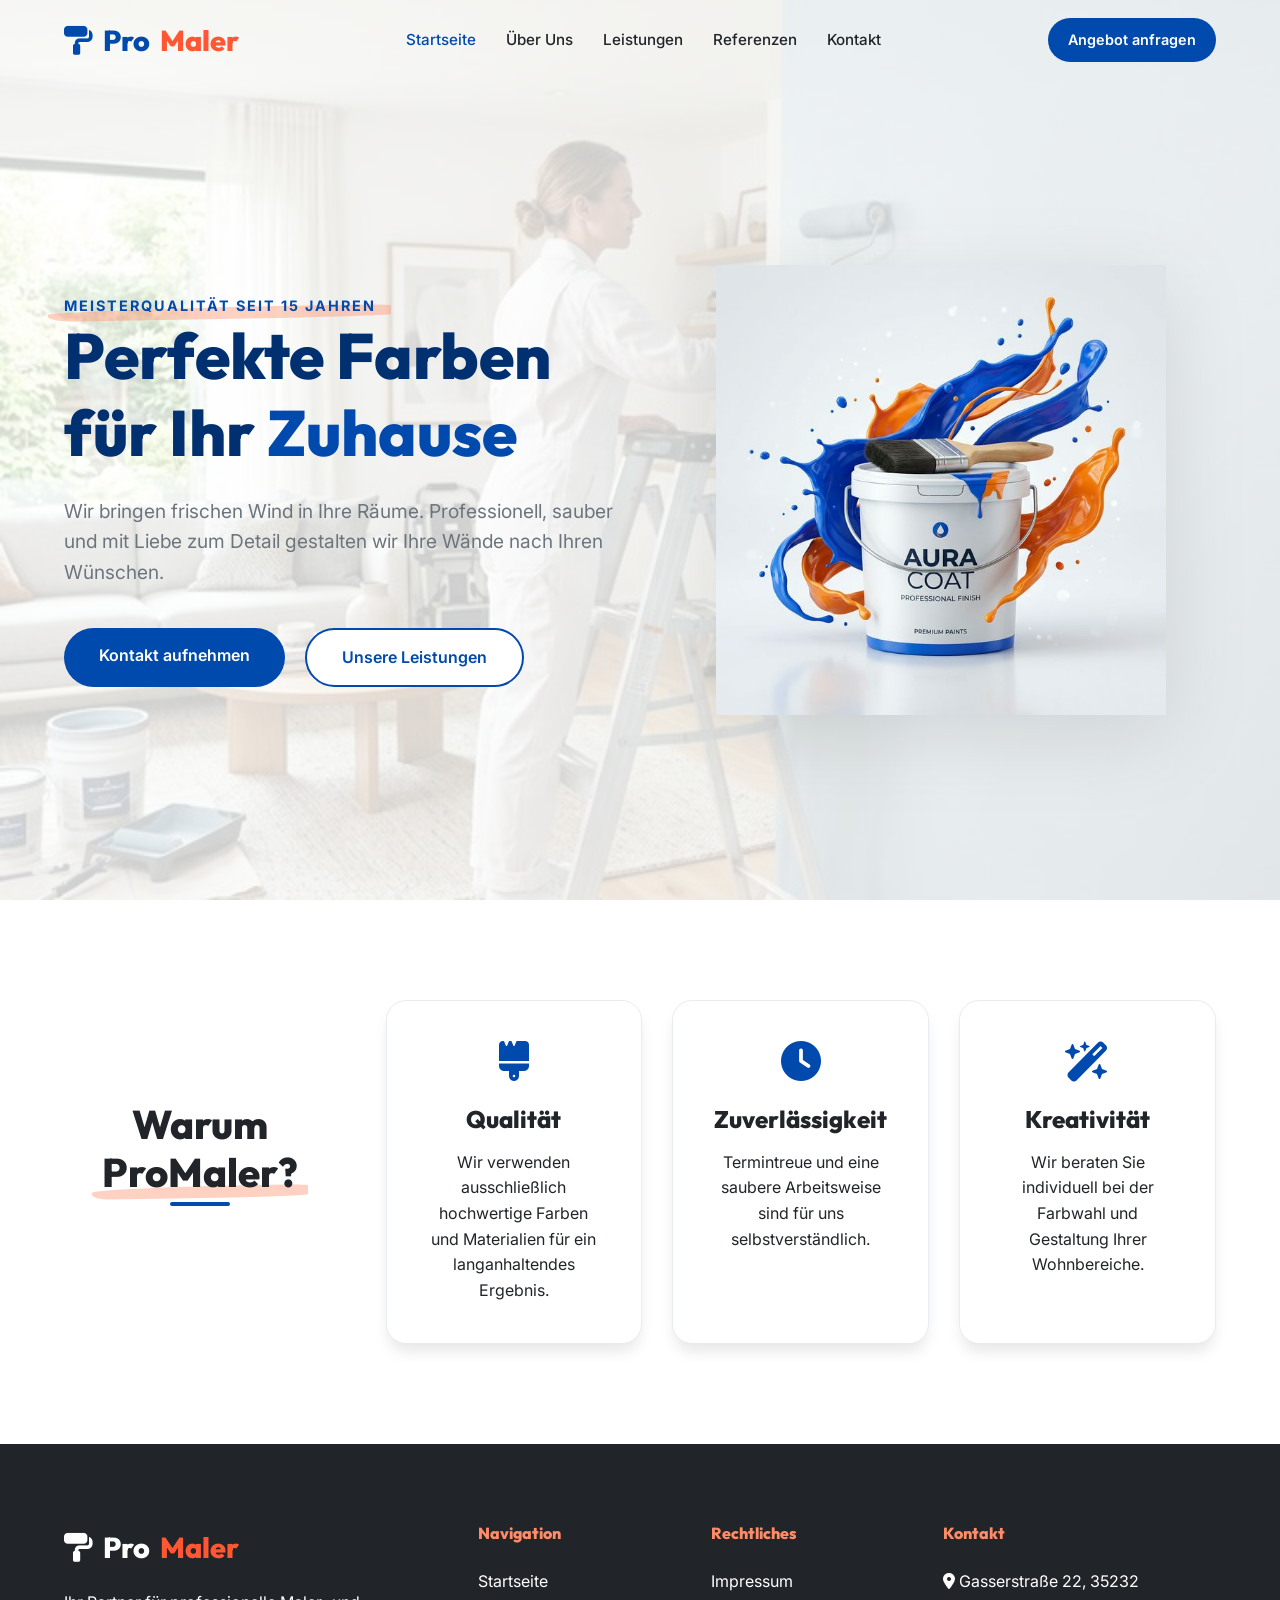
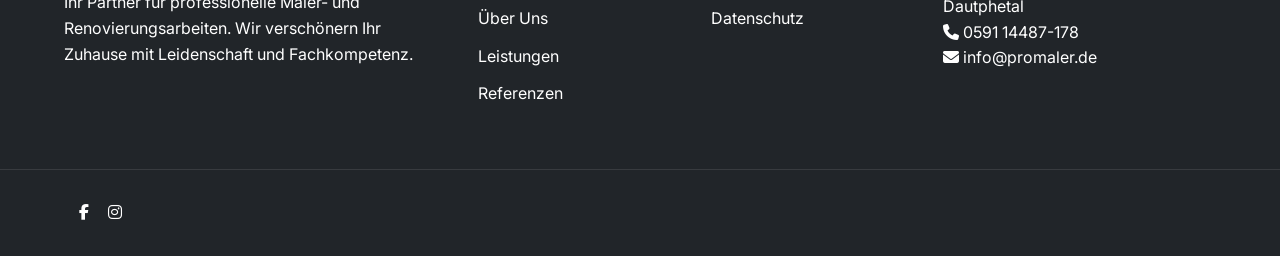
<file: index.html>
<!DOCTYPE html>
<html lang="de">
<head>
    <meta charset="UTF-8">
    <meta name="viewport" content="width=device-width, initial-scale=1.0">
    <title>ProMaler | Perfekte Farben für Ihr Zuhause</title>
    <meta name="description" content="Professionelle Malerarbeiten, Innen- und Außenanstrich, Tapezierarbeiten und mehr. Qualität und Leidenschaft von ProMaler.">
    
    <!-- Styles -->
    <link rel="stylesheet" href="css/style.css">
    <!-- FontAwesome for Icons -->
    <link rel="stylesheet" href="https://cdnjs.cloudflare.com/ajax/libs/font-awesome/6.5.1/css/all.min.css">
    <!-- Favicon -->
    <link rel="icon" type="image/png" href="favicon.png">
</head>
<body>

    <!-- Header -->
    <header id="main-header">
        <div class="nav-container">
            <a href="index.html" class="logo">
                <i class="fas fa-paint-roller"></i>
                Pro<span>Maler</span>
            </a>
            <nav class="nav-links">
                <a href="index.html" class="active">Startseite</a>
                <a href="ueber-uns.html">Über Uns</a>
                <a href="leistungen.html">Leistungen</a>
                <a href="referenzen.html">Referenzen</a>
                <a href="kontakt.html">Kontakt</a>
            </nav>
            <a href="kontakt.html" class="nav-cta">Angebot anfragen</a>
        </div>
    </header>

    <!-- Hero Section -->
    <section class="hero">
        <!-- <div class="paint-splash-container">
            <div class="splash splash-1"></div>
            <div class="splash splash-2"></div>
        </div> -->
        <div class="hero-content">
            <div class="hero-text">
                <span class="brush-stroke" style="color: var(--primary); font-weight: 700; text-transform: uppercase; letter-spacing: 2px; font-size: 0.9rem;">Meisterqualität seit 15 Jahren</span>
                <h1>Perfekte Farben für Ihr <span style="color: var(--primary);">Zuhause</span></h1>
                <p>Wir bringen frischen Wind in Ihre Räume. Professionell, sauber und mit Liebe zum Detail gestalten wir Ihre Wände nach Ihren Wünschen.</p>
                <div class="hero-btns">
                    <a href="kontakt.html" class="btn btn-primary">Kontakt aufnehmen</a>
                    <a href="leistungen.html" class="btn btn-secondary">Unsere Leistungen</a>
                </div>
            </div>
            <div class="hero-illustration">
                <img src="images/hero-illustration.png" alt="Maler Illustration">
            </div>
        </div>
    </section>

    <!-- Services Preview -->
    <section class="services-preview" style="position: relative;">
        <div class="paint-splash-container">
            <div class="splash splash-2" style="left: -100px; top: 20%; opacity: 0.05;"></div>
        </div>
        <div class="hero-content">
            <h2 class="section-title text-center">Warum <span class="brush-stroke">ProMaler?</span></h2>
            <div class="preview-grid">
                <div class="preview-card">
                    <i class="fas fa-brush"></i>
                    <h3>Qualität</h3>
                    <p>Wir verwenden ausschließlich hochwertige Farben und Materialien für ein langanhaltendes Ergebnis.</p>
                </div>
                <div class="preview-card">
                    <i class="fas fa-clock"></i>
                    <h3>Zuverlässigkeit</h3>
                    <p>Termintreue und eine saubere Arbeitsweise sind für uns selbstverständlich.</p>
                </div>
                <div class="preview-card">
                    <i class="fas fa-wand-magic-sparkles"></i>
                    <h3>Kreativität</h3>
                    <p>Wir beraten Sie individuell bei der Farbwahl und Gestaltung Ihrer Wohnbereiche.</p>
                </div>
            </div>
        </div>
    </section>

    <!-- Footer -->
    <footer>
        <div class="footer-container">
            <div class="footer-about">
                <a href="index.html" class="logo" style="color: white; margin-bottom: 20px;">
                    <i class="fas fa-paint-roller"></i>
                    Pro<span style="color: var(--accent);">Maler</span>
                </a>
                <p>Ihr Partner für professionelle Maler- und Renovierungsarbeiten. Wir verschönern Ihr Zuhause mit Leidenschaft und Fachkompetenz.</p>
            </div>
            <div class="footer-links">
                <h4>Navigation</h4>
                <ul>
                    <li><a href="index.html">Startseite</a></li>
                    <li><a href="ueber-uns.html">Über Uns</a></li>
                    <li><a href="leistungen.html">Leistungen</a></li>
                    <li><a href="referenzen.html">Referenzen</a></li>
                </ul>
            </div>
            <div class="footer-links">
                <h4>Rechtliches</h4>
                <ul>
                    <li><a href="impressum.html">Impressum</a></li>
                    <li><a href="datenschutz.html">Datenschutz</a></li>
                </ul>
            </div>
            <div class="footer-contact">
                <h4>Kontakt</h4>
                <p><i class="fas fa-map-marker-alt"></i> Gasserstraße 22, 35232 Dautphetal</p>
                <p><i class="fas fa-phone"></i> 0591 14487-178</p>
                <p><i class="fas fa-envelope"></i> <a href="mailto:info@webtech-agentur.de" style="color: inherit; text-decoration: none;">info@promaler.de</a></p>
            </div>
        </div>
        <div class="footer-bottom">
            <div class="footer-container" style="margin-bottom: 0; display: flex; justify-content: space-between;">
                <div class="socials">
                    <a href="#" style="margin-left: 15px;"><i class="fab fa-facebook-f"></i></a>
                    <a href="#" style="margin-left: 15px;"><i class="fab fa-instagram"></i></a>
                </div>
            </div>
        </div>
    </footer>

    <!-- Scripts -->
    <script src="js/script.js"></script>
</body>
</html>
</file>
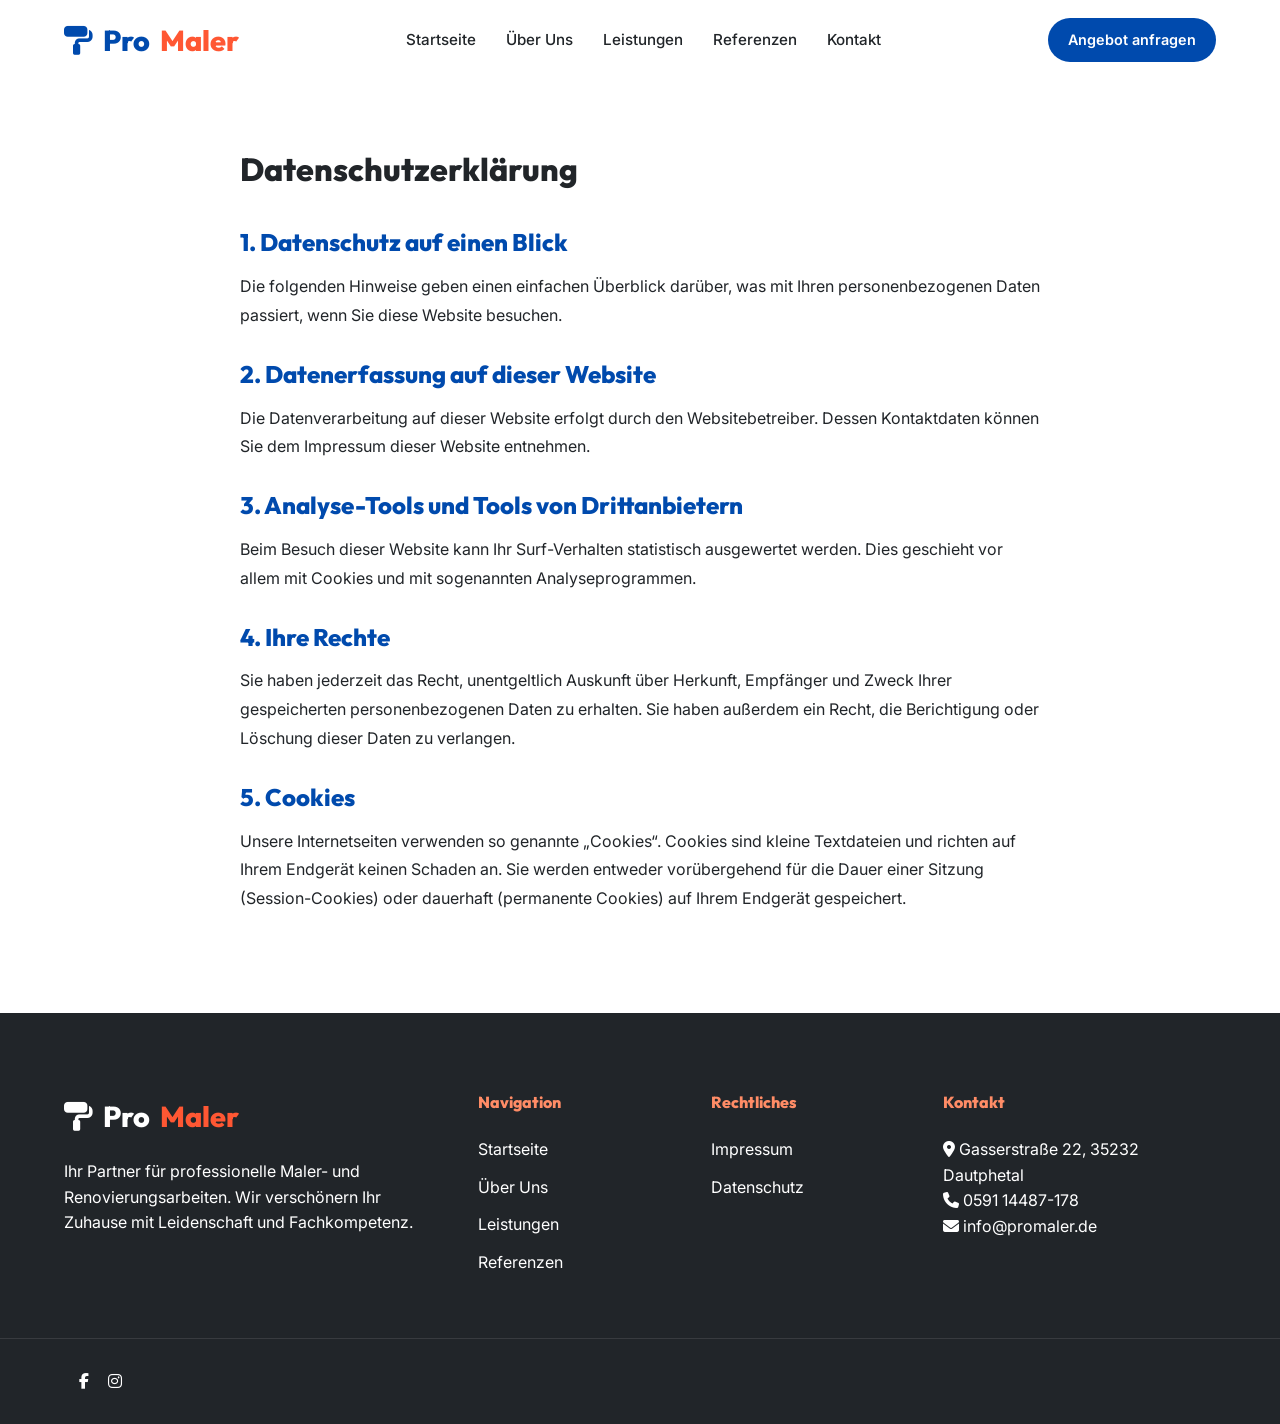
<file: datenschutz.html>
<!DOCTYPE html>
<html lang="de">

<head>
    <meta charset="UTF-8">
    <meta name="viewport" content="width=device-width, initial-scale=1.0">
    <title>Datenschutz | ProMaler</title>
    <link rel="stylesheet" href="css/style.css">
    <link rel="stylesheet" href="https://cdnjs.cloudflare.com/ajax/libs/font-awesome/6.5.1/css/all.min.css">
    <style>
        .legal-content {
            max-width: 800px;
            margin: 150px auto 100px;
            width: 90%;
            line-height: 1.8;
        }

        .legal-content h1 {
            margin-bottom: 40px;
        }

        .legal-content h2 {
            margin: 30px 0 15px;
            font-size: 1.5rem;
            color: var(--primary);
        }
    </style>
    <!-- Favicon -->
    <link rel="icon" type="image/png" href="favicon.png">
</head>

<body>
    <header id="main-header" style="background: var(--glass-bg); backdrop-filter: var(--glass-blur);">
        <div class="nav-container">
            <a href="index.html" class="logo">
                <i class="fas fa-paint-roller"></i>
                Pro<span>Maler</span>
            </a>
            <nav class="nav-links">
                <a href="index.html">Startseite</a>
                <a href="ueber-uns.html">Über Uns</a>
                <a href="leistungen.html">Leistungen</a>
                <a href="referenzen.html">Referenzen</a>
                <a href="kontakt.html">Kontakt</a>
            </nav>
            <a href="kontakt.html" class="nav-cta">Angebot anfragen</a>
        </div>
    </header>

    <main class="legal-content">
        <h1>Datenschutzerklärung</h1>

        <h2>1. Datenschutz auf einen Blick</h2>
        <p>Die folgenden Hinweise geben einen einfachen Überblick darüber, was mit Ihren personenbezogenen Daten
            passiert, wenn Sie diese Website besuchen.</p>

        <h2>2. Datenerfassung auf dieser Website</h2>
        <p>Die Datenverarbeitung auf dieser Website erfolgt durch den Websitebetreiber. Dessen Kontaktdaten können Sie
            dem Impressum dieser Website entnehmen.</p>

        <h2>3. Analyse-Tools und Tools von Drittanbietern</h2>
        <p>Beim Besuch dieser Website kann Ihr Surf-Verhalten statistisch ausgewertet werden. Dies geschieht vor allem
            mit Cookies und mit sogenannten Analyseprogrammen.</p>

        <h2>4. Ihre Rechte</h2>
        <p>Sie haben jederzeit das Recht, unentgeltlich Auskunft über Herkunft, Empfänger und Zweck Ihrer gespeicherten
            personenbezogenen Daten zu erhalten. Sie haben außerdem ein Recht, die Berichtigung oder Löschung dieser
            Daten zu verlangen.</p>

        <h2>5. Cookies</h2>
        <p>Unsere Internetseiten verwenden so genannte „Cookies“. Cookies sind kleine Textdateien und richten auf Ihrem
            Endgerät keinen Schaden an. Sie werden entweder vorübergehend für die Dauer einer Sitzung (Session-Cookies)
            oder dauerhaft (permanente Cookies) auf Ihrem Endgerät gespeichert.</p>
    </main>

    <footer>
        <div class="footer-container">
            <div class="footer-about">
                <a href="index.html" class="logo" style="color: white; margin-bottom: 20px;">
                    <i class="fas fa-paint-roller"></i>
                    Pro<span style="color: var(--accent);">Maler</span>
                </a>
                <p>Ihr Partner für professionelle Maler- und Renovierungsarbeiten. Wir verschönern Ihr Zuhause mit
                    Leidenschaft und Fachkompetenz.</p>
            </div>
            <div class="footer-links">
                <h4>Navigation</h4>
                <ul>
                    <li><a href="index.html">Startseite</a></li>
                    <li><a href="ueber-uns.html">Über Uns</a></li>
                    <li><a href="leistungen.html">Leistungen</a></li>
                    <li><a href="referenzen.html">Referenzen</a></li>
                </ul>
            </div>
            <div class="footer-links">
                <h4>Rechtliches</h4>
                <ul>
                    <li><a href="impressum.html">Impressum</a></li>
                    <li><a href="datenschutz.html">Datenschutz</a></li>
                </ul>
            </div>
            <div class="footer-contact">
                <h4>Kontakt</h4>
                <p><i class="fas fa-map-marker-alt"></i> Gasserstraße 22, 35232 Dautphetal</p>
                <p><i class="fas fa-phone"></i> 0591 14487-178</p>
                <p><i class="fas fa-envelope"></i> <a href="mailto:info@webtech-agentur.de" style="color: inherit; text-decoration: none;">info@promaler.de</a></p>
            </div>
        </div>
        <div class="footer-bottom">
            <div class="footer-container" style="margin-bottom: 0; display: flex; justify-content: space-between;">
                <div class="socials">
                    <a href="#" style="margin-left: 15px;"><i class="fab fa-facebook-f"></i></a>
                    <a href="#" style="margin-left: 15px;"><i class="fab fa-instagram"></i></a>
                </div>
            </div>
        </div>
    </footer>

    <script src="js/script.js"></script>
</body>

</html>
</file>
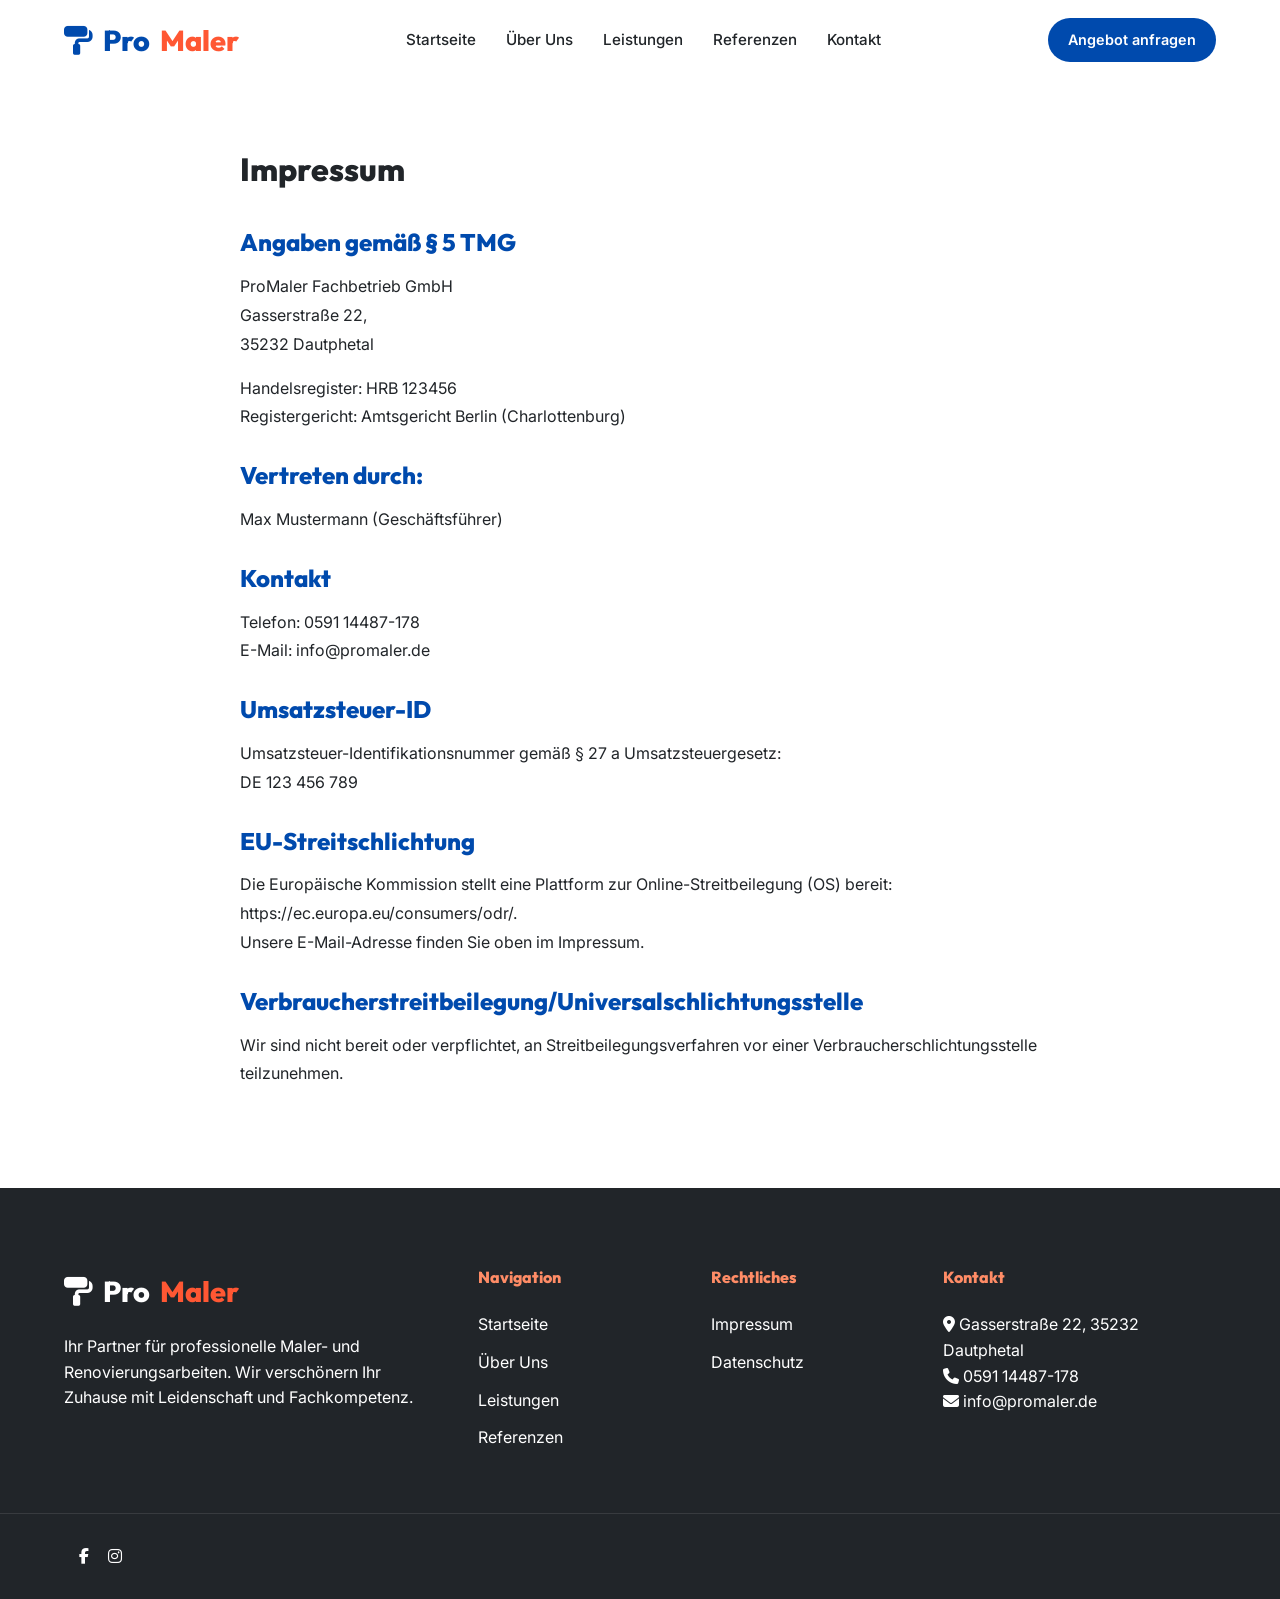
<file: impressum.html>
<!DOCTYPE html>
<html lang="de">

<head>
    <meta charset="UTF-8">
    <meta name="viewport" content="width=device-width, initial-scale=1.0">
    <title>Impressum | ProMaler</title>
    <link rel="stylesheet" href="css/style.css">
    <link rel="stylesheet" href="https://cdnjs.cloudflare.com/ajax/libs/font-awesome/6.5.1/css/all.min.css">
    <style>
        .legal-content {
            max-width: 800px;
            margin: 150px auto 100px;
            width: 90%;
            line-height: 1.8;
        }

        .legal-content h1 {
            margin-bottom: 40px;
        }

        .legal-content h2 {
            margin: 30px 0 15px;
            font-size: 1.5rem;
            color: var(--primary);
        }

        .legal-content p {
            margin-bottom: 15px;
        }
    </style>
    <!-- Favicon -->
    <link rel="icon" type="image/png" href="favicon.png">
</head>

<body>
    <header id="main-header" style="background: var(--glass-bg); backdrop-filter: var(--glass-blur);">
        <div class="nav-container">
            <a href="index.html" class="logo">
                <i class="fas fa-paint-roller"></i>
                Pro<span>Maler</span>
            </a>
            <nav class="nav-links">
                <a href="index.html">Startseite</a>
                <a href="ueber-uns.html">Über Uns</a>
                <a href="leistungen.html">Leistungen</a>
                <a href="referenzen.html">Referenzen</a>
                <a href="kontakt.html">Kontakt</a>
            </nav>
            <a href="kontakt.html" class="nav-cta">Angebot anfragen</a>
        </div>
    </header>

    <main class="legal-content">
        <h1>Impressum</h1>

        <h2>Angaben gemäß § 5 TMG</h2>
        <p>ProMaler Fachbetrieb GmbH<br>
            Gasserstraße 22,<br>
            35232 Dautphetal</p>

        <p>Handelsregister: HRB 123456<br>
            Registergericht: Amtsgericht Berlin (Charlottenburg)</p>

        <h2>Vertreten durch:</h2>
        <p>Max Mustermann (Geschäftsführer)</p>

        <h2>Kontakt</h2>
        <p>Telefon: 0591 14487-178<br>
            E-Mail: <a href="mailto:info@webtech-agentur.de" style="color: inherit; text-decoration: none;">info@promaler.de</a></p>

        <h2>Umsatzsteuer-ID</h2>
        <p>Umsatzsteuer-Identifikationsnummer gemäß § 27 a Umsatzsteuergesetz:<br>
            DE 123 456 789</p>

        <h2>EU-Streitschlichtung</h2>
        <p>Die Europäische Kommission stellt eine Plattform zur Online-Streitbeilegung (OS) bereit:
            <a href="https://ec.europa.eu/consumers/odr/" target="_blank">https://ec.europa.eu/consumers/odr/</a>.<br>
            Unsere E-Mail-Adresse finden Sie oben im Impressum.
        </p>

        <h2>Verbraucherstreitbeilegung/Universalschlichtungsstelle</h2>
        <p>Wir sind nicht bereit oder verpflichtet, an Streitbeilegungsverfahren vor einer Verbraucherschlichtungsstelle
            teilzunehmen.</p>
    </main>

    <footer>
        <div class="footer-container">
            <div class="footer-about">
                <a href="index.html" class="logo" style="color: white; margin-bottom: 20px;">
                    <i class="fas fa-paint-roller"></i>
                    Pro<span style="color: var(--accent);">Maler</span>
                </a>
                <p>Ihr Partner für professionelle Maler- und Renovierungsarbeiten. Wir verschönern Ihr Zuhause mit
                    Leidenschaft und Fachkompetenz.</p>
            </div>
            <div class="footer-links">
                <h4>Navigation</h4>
                <ul>
                    <li><a href="index.html">Startseite</a></li>
                    <li><a href="ueber-uns.html">Über Uns</a></li>
                    <li><a href="leistungen.html">Leistungen</a></li>
                    <li><a href="referenzen.html">Referenzen</a></li>
                </ul>
            </div>
            <div class="footer-links">
                <h4>Rechtliches</h4>
                <ul>
                    <li><a href="impressum.html">Impressum</a></li>
                    <li><a href="datenschutz.html">Datenschutz</a></li>
                </ul>
            </div>
            <div class="footer-contact">
                <h4>Kontakt</h4>
                <p><i class="fas fa-map-marker-alt"></i> Gasserstraße 22, 35232 Dautphetal</p>
                <p><i class="fas fa-phone"></i> 0591 14487-178</p>
                <p><i class="fas fa-envelope"></i> <a href="mailto:info@webtech-agentur.de" style="color: inherit; text-decoration: none;">info@promaler.de</a></p>
            </div>
        </div>
        <div class="footer-bottom">
            <div class="footer-container" style="margin-bottom: 0; display: flex; justify-content: space-between;">
                <div class="socials">
                    <a href="#" style="margin-left: 15px;"><i class="fab fa-facebook-f"></i></a>
                    <a href="#" style="margin-left: 15px;"><i class="fab fa-instagram"></i></a>
                </div>
            </div>
        </div>
    </footer>

    <script src="js/script.js"></script>
</body>

</html>
</file>
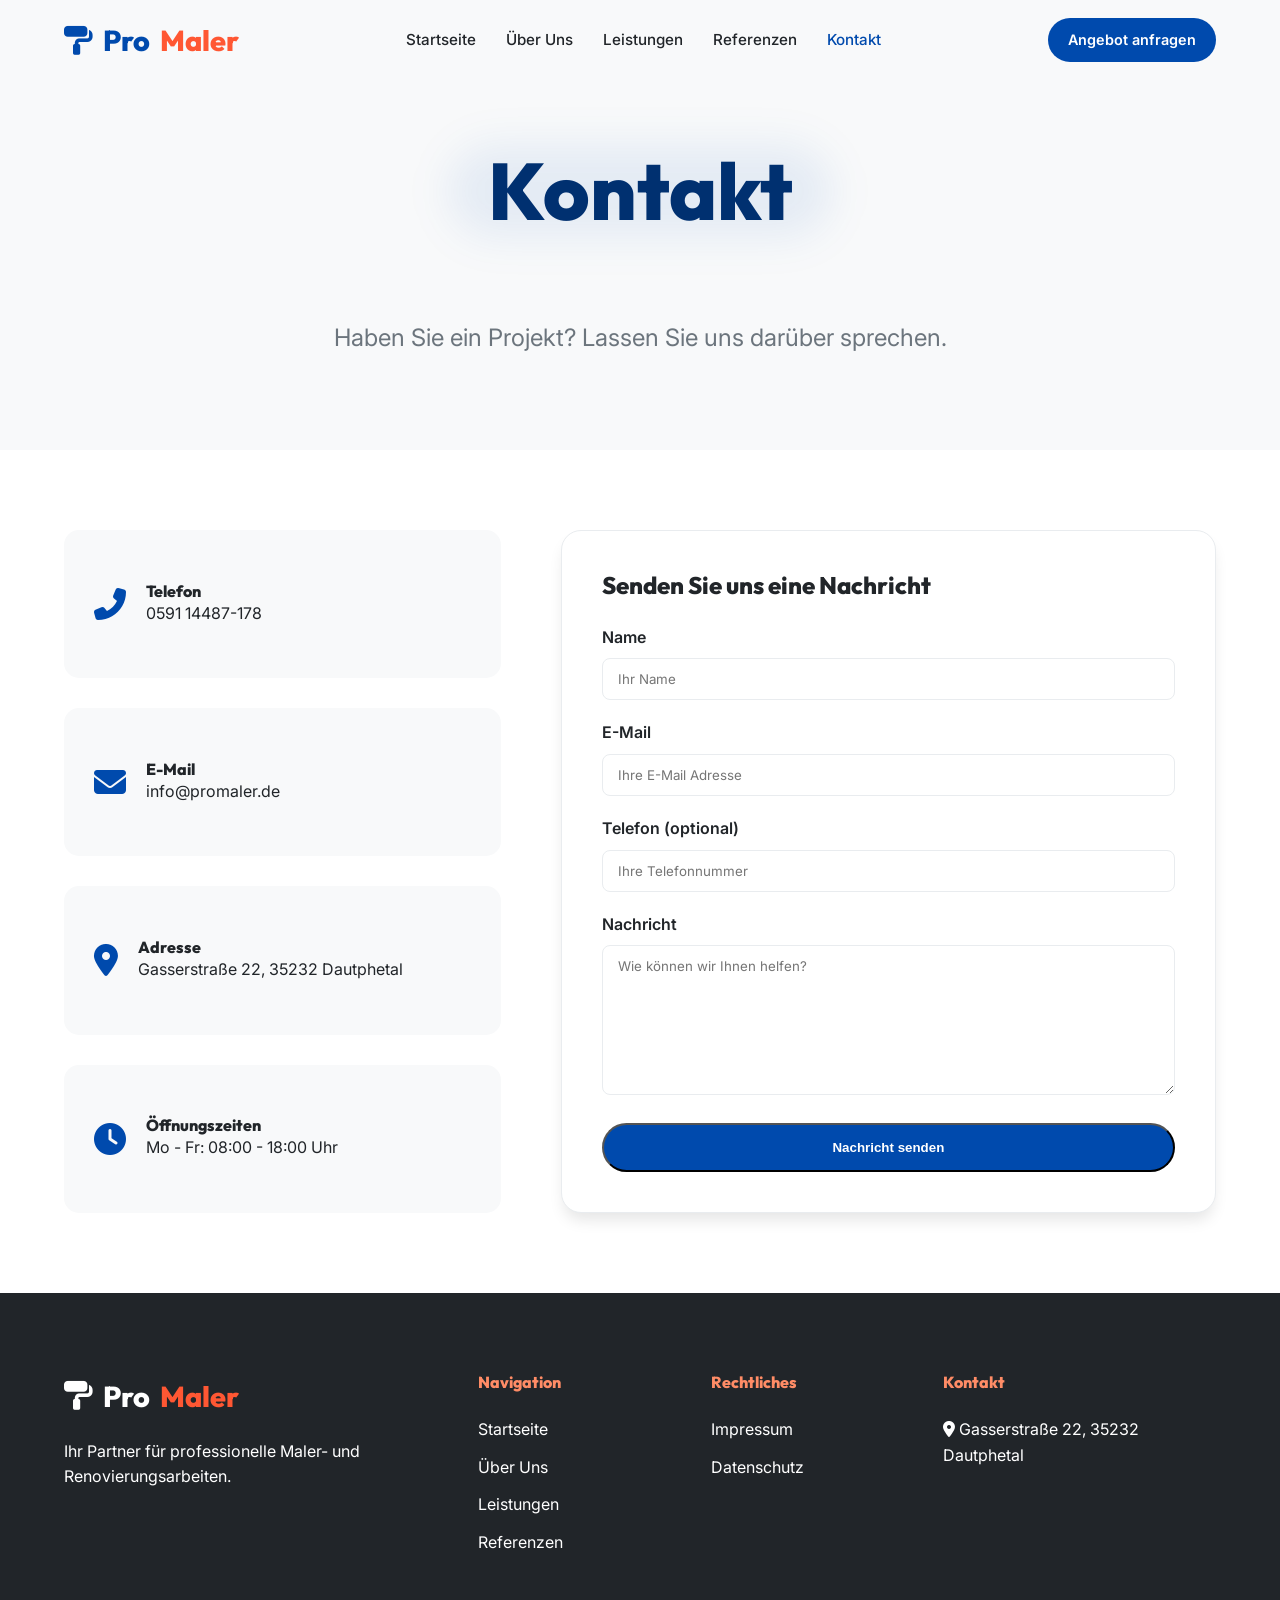
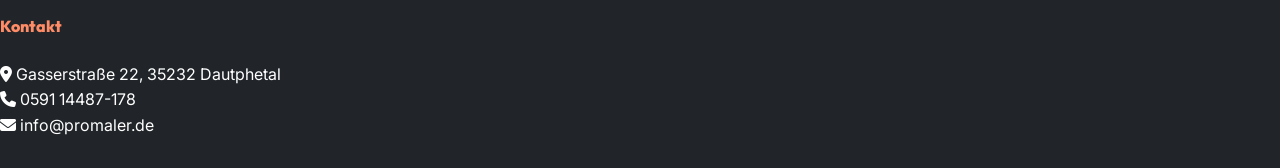
<file: kontakt.html>
<!DOCTYPE html>
<html lang="de">

<head>
    <meta charset="UTF-8">
    <meta name="viewport" content="width=device-width, initial-scale=1.0">
    <title>Kontakt | ProMaler</title>
    <link rel="stylesheet" href="css/style.css">
    <link rel="stylesheet" href="https://cdnjs.cloudflare.com/ajax/libs/font-awesome/6.5.1/css/all.min.css">
    <style>
        .contact-grid {
            display: grid;
            grid-template-columns: 1fr 1.5fr;
            gap: 60px;
            max-width: var(--container-width);
            margin: 80px auto;
            width: 90%;
        }

        .contact-info-cards {
            display: grid;
            gap: 30px;
        }

        .info-card {
            background: var(--bg-light);
            padding: 30px;
            border-radius: 15px;
            display: flex;
            align-items: center;
            gap: 20px;
        }

        .info-card i {
            font-size: 2rem;
            color: var(--primary);
        }

        .contact-form-container {
            background: white;
            padding: 40px;
            border-radius: 20px;
            box-shadow: var(--shadow-md);
            border: 1px solid var(--border-color);
        }

        .form-group {
            margin-bottom: 20px;
        }

        .form-group label {
            display: block;
            margin-bottom: 8px;
            font-weight: 600;
        }

        .form-group input,
        .form-group textarea {
            width: 100%;
            padding: 12px 15px;
            border: 1px solid var(--border-color);
            border-radius: 8px;
            font-family: inherit;
        }

        .form-group textarea {
            height: 150px;
        }
    </style>
    <!-- Favicon -->
    <link rel="icon" type="image/png" href="favicon.png">
</head>

<body>
    <header id="main-header">
        <div class="nav-container">
            <a href="index.html" class="logo">
                <i class="fas fa-paint-roller"></i>
                Pro<span>Maler</span>
            </a>
            <nav class="nav-links">
                <a href="index.html">Startseite</a>
                <a href="ueber-uns.html">Über Uns</a>
                <a href="leistungen.html">Leistungen</a>
                <a href="referenzen.html">Referenzen</a>
                <a href="kontakt.html" class="active">Kontakt</a>
            </nav>
            <a href="kontakt.html" class="nav-cta">Angebot anfragen</a>
        </div>
    </header>

    <section class="subpage-hero">
        <div class="hero-content">
            <h1>Kontakt</h1>
            <p>Haben Sie ein Projekt? Lassen Sie uns darüber sprechen.</p>
        </div>
    </section>

    <div class="contact-grid">
        <div class="contact-info-cards">
            <div class="info-card">
                <i class="fas fa-phone-alt"></i>
                <div>
                    <h4>Telefon</h4>
                    <p>0591 14487-178</p>
                </div>
            </div>
            <div class="info-card">
                <i class="fas fa-envelope"></i>
                <div>
                    <h4>E-Mail</h4>
                    <p><a href="mailto:info@webtech-agentur.de" style="color: inherit; text-decoration: none;">info@promaler.de</a></p>
                </div>
            </div>
            <div class="info-card">
                <i class="fas fa-map-marker-alt"></i>
                <div>
                    <h4>Adresse</h4>
                    <p>Gasserstraße 22, 35232 Dautphetal</p>
                </div>
            </div>
            <div class="info-card">
                <i class="fas fa-clock"></i>
                <div>
                    <h4>Öffnungszeiten</h4>
                    <p>Mo - Fr: 08:00 - 18:00 Uhr</p>
                </div>
            </div>
        </div>

        <div class="contact-form-container">
            <h2 style="margin-bottom: 25px;">Senden Sie uns eine Nachricht</h2>
            <form action="#">
                <div class="form-group">
                    <label for="name">Name</label>
                    <input type="text" id="name" name="name" placeholder="Ihr Name" required>
                </div>
                <div class="form-group">
                    <label for="email">E-Mail</label>
                    <input type="email" id="email" name="email" placeholder="Ihre E-Mail Adresse" required>
                </div>
                <div class="form-group">
                    <label for="tel">Telefon (optional)</label>
                    <input type="tel" id="tel" name="tel" placeholder="Ihre Telefonnummer">
                </div>
                <div class="form-group">
                    <label for="message">Nachricht</label>
                    <textarea id="message" name="message" placeholder="Wie können wir Ihnen helfen?"
                        required></textarea>
                </div>
                <button type="submit" class="btn btn-primary" style="width: 100%;">Nachricht senden</button>
            </form>
        </div>
    </div>

    <footer>
        <div class="footer-container">
            <div class="footer-about">
                <a href="index.html" class="logo" style="color: white; margin-bottom: 20px;">
                    <i class="fas fa-paint-roller"></i>
                    Pro<span style="color: var(--accent);">Maler</span>
                </a>
                <p>Ihr Partner für professionelle Maler- und Renovierungsarbeiten.</p>
            </div>
            <div class="footer-links">
                <h4>Navigation</h4>
                <ul>
                    <li><a href="index.html">Startseite</a></li>
                    <li><a href="ueber-uns.html">Über Uns</a></li>
                    <li><a href="leistungen.html">Leistungen</a></li>
                    <li><a href="referenzen.html">Referenzen</a></li>
                </ul>
            </div>
            <div class="footer-links">
                <h4>Rechtliches</h4>
                <ul>
                    <li><a href="impressum.html">Impressum</a></li>
                    <li><a href="datenschutz.html">Datenschutz</a></li>
                </ul>
            </div>
            <div class="footer-contact">
                <h4>Kontakt</h4>
                <p><i class="fas fa-map-marker-alt"></i> Gasserstraße 22, 35232 Dautphetal</p>
            </div>
        </div>
        <div class="footer-contact">
            <h4>Kontakt</h4>
            <p><i class="fas fa-map-marker-alt"></i> Gasserstraße 22, 35232 Dautphetal</p>
            <p><i class="fas fa-phone"></i> 0591 14487-178</p>
            <p><i class="fas fa-envelope"></i> <a href="mailto:info@webtech-agentur.de" style="color: inherit; text-decoration: none;">info@promaler.de</a></p>
        </div>
    </footer>

    <script src="js/script.js"></script>
</body>

</html>
</file>
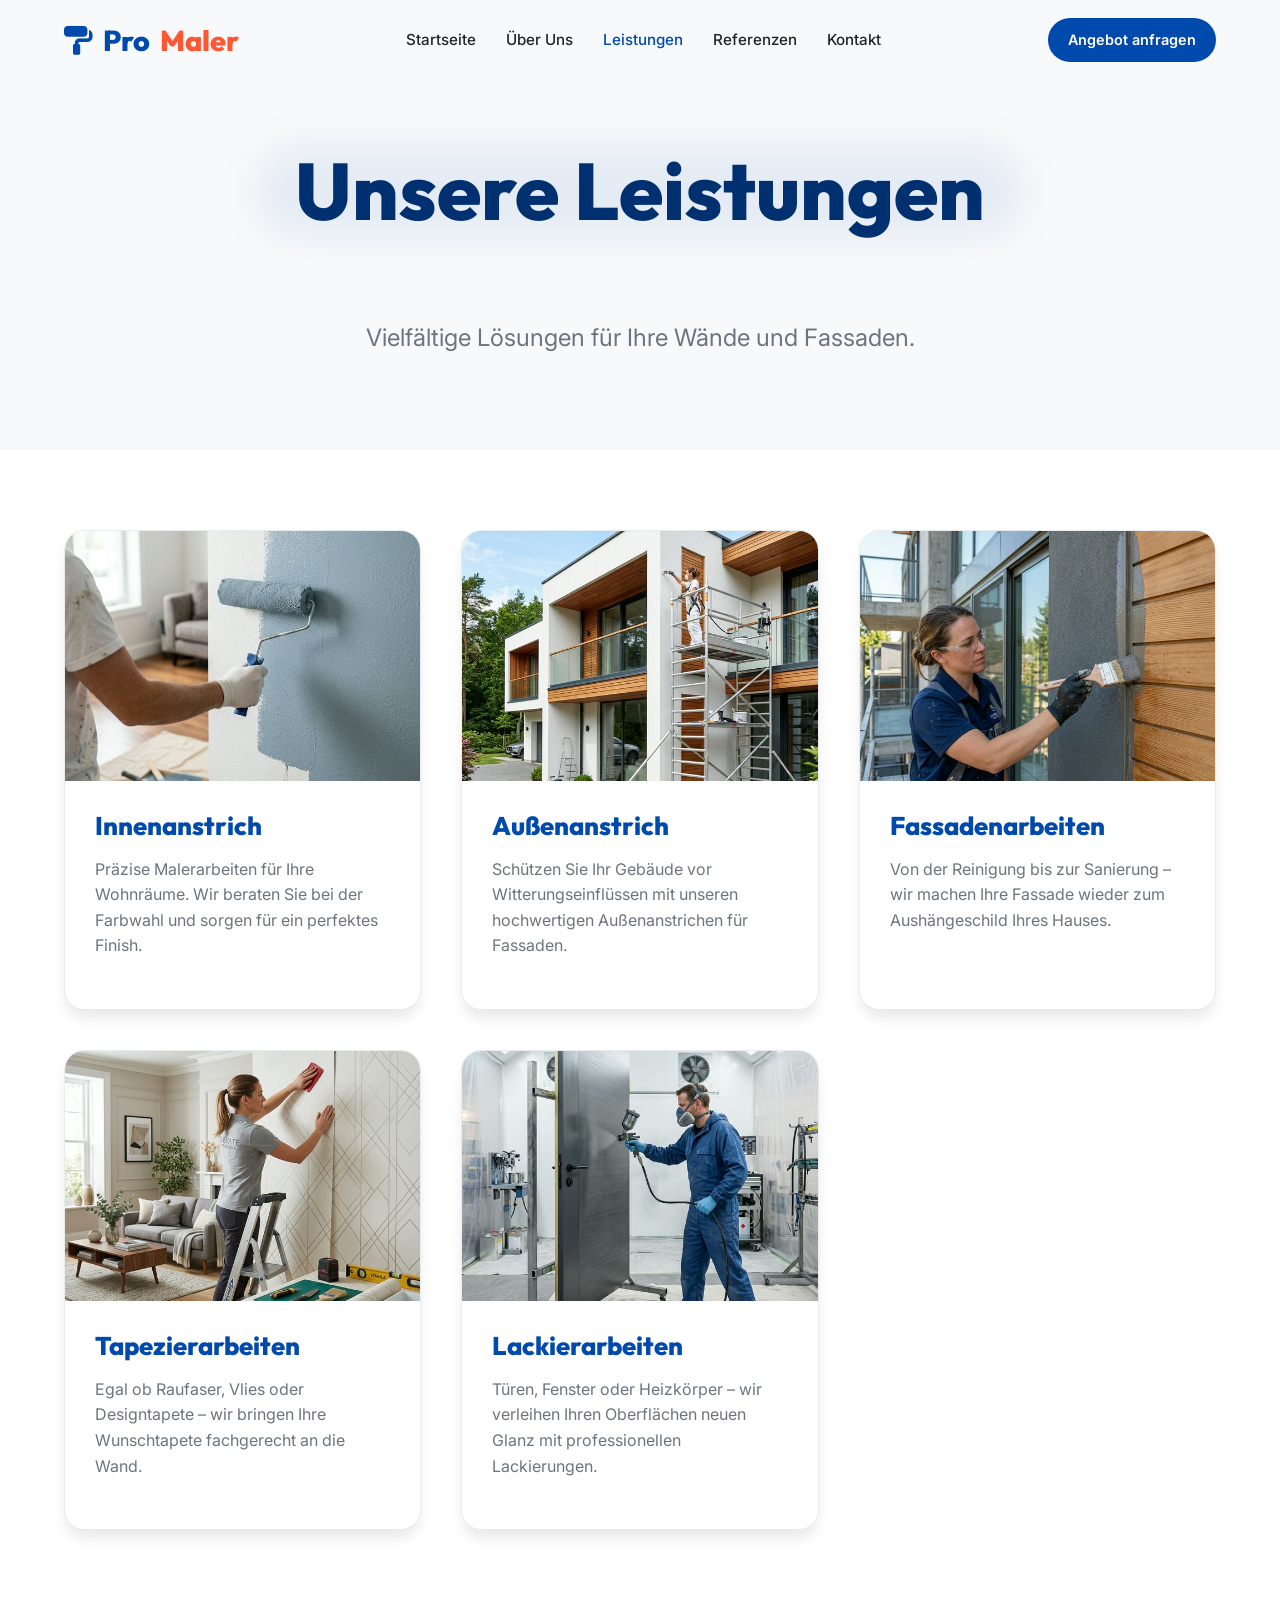
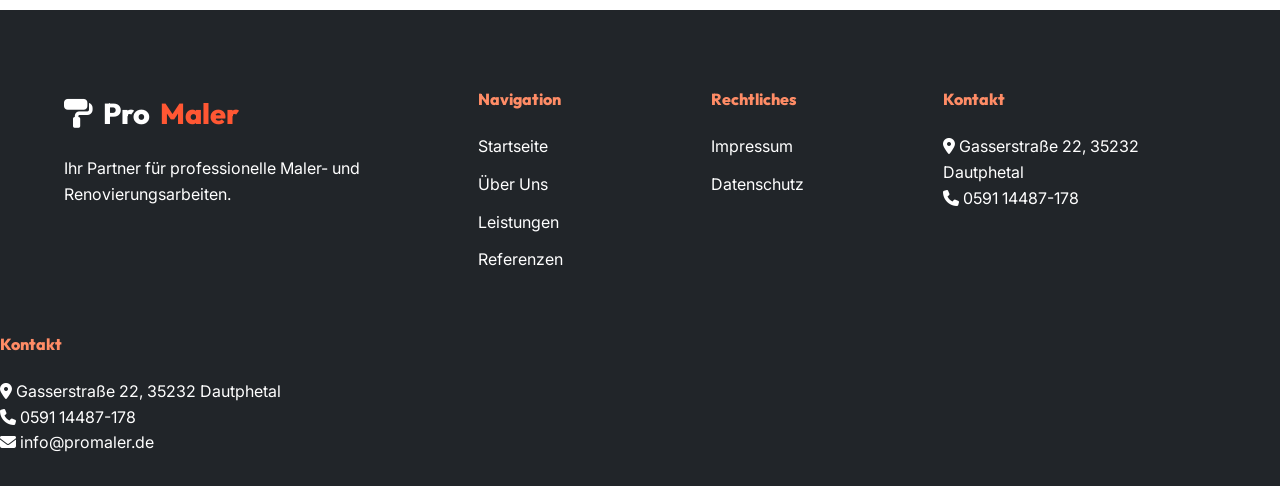
<file: leistungen.html>
<!DOCTYPE html>
<html lang="de">

<head>
    <meta charset="UTF-8">
    <meta name="viewport" content="width=device-width, initial-scale=1.0">
    <title>Leistungen | ProMaler</title>
    <link rel="stylesheet" href="css/style.css">
    <link rel="stylesheet" href="https://cdnjs.cloudflare.com/ajax/libs/font-awesome/6.5.1/css/all.min.css">
    <style>
        .services-grid {
            display: grid;
            grid-template-columns: repeat(auto-fit, minmax(350px, 1fr));
            gap: 40px;
            max-width: var(--container-width);
            margin: 80px auto;
            width: 90%;
        }

        .service-card {
            background: white;
            border-radius: 20px;
            overflow: hidden;
            box-shadow: var(--shadow-md);
            transition: var(--transition);
            border: 1px solid var(--border-color);
        }

        .service-card:hover {
            transform: translateY(-10px);
            box-shadow: 0 20px 40px rgba(0, 0, 0, 0.12);
        }

        .service-img {
            height: 250px;
            background-size: cover;
            background-position: center;
        }

        .service-info {
            padding: 30px;
        }

        .service-info h3 {
            margin-bottom: 15px;
            font-size: 1.6rem;
            color: var(--primary);
        }

        .service-info p {
            color: var(--text-muted);
            margin-bottom: 20px;
        }
    </style>
    <!-- Favicon -->
    <link rel="icon" type="image/png" href="favicon.png">
</head>

<body>
    <header id="main-header">
        <div class="nav-container">
            <a href="index.html" class="logo">
                <i class="fas fa-paint-roller"></i>
                Pro<span>Maler</span>
            </a>
            <nav class="nav-links">
                <a href="index.html">Startseite</a>
                <a href="ueber-uns.html">Über Uns</a>
                <a href="leistungen.html" class="active">Leistungen</a>
                <a href="referenzen.html">Referenzen</a>
                <a href="kontakt.html">Kontakt</a>
            </nav>
            <a href="kontakt.html" class="nav-cta">Angebot anfragen</a>
        </div>
    </header>

    <section class="subpage-hero">
        <div class="hero-content">
            <h1>Unsere Leistungen</h1>
            <p>Vielfältige Lösungen für Ihre Wände und Fassaden.</p>
        </div>
    </section>

    <section class="services-grid">
        <!-- Service 1 -->
        <div class="service-card">
            <div class="service-img" style="background-image: url('images/innenanstrich.png');"></div>
            <div class="service-info">
                <h3>Innenanstrich</h3>
                <p>Präzise Malerarbeiten für Ihre Wohnräume. Wir beraten Sie bei der Farbwahl und sorgen für ein
                    perfektes Finish.</p>
            </div>
        </div>
        <!-- Service 2 -->
        <div class="service-card">
            <div class="service-img" style="background-image: url('images/aussenanstrich.png');"></div>
            <div class="service-info">
                <h3>Außenanstrich</h3>
                <p>Schützen Sie Ihr Gebäude vor Witterungseinflüssen mit unseren hochwertigen Außenanstrichen für
                    Fassaden.</p>
            </div>
        </div>
        <!-- Service 3 -->
        <div class="service-card">
            <div class="service-img" style="background-image: url('images/fassadenarbeiten.png');"></div>
            <div class="service-info">
                <h3>Fassadenarbeiten</h3>
                <p>Von der Reinigung bis zur Sanierung – wir machen Ihre Fassade wieder zum Aushängeschild Ihres Hauses.
                </p>
            </div>
        </div>
        <!-- Service 4 -->
        <div class="service-card">
            <div class="service-img" style="background-image: url('images/tapezieren.png');"></div>
            <div class="service-info">
                <h3>Tapezierarbeiten</h3>
                <p>Egal ob Raufaser, Vlies oder Designtapete – wir bringen Ihre Wunschtapete fachgerecht an die Wand.
                </p>
            </div>
        </div>
        <!-- Service 5 -->
        <div class="service-card">
            <div class="service-img" style="background-image: url('images/lackieren.png');"></div>
            <div class="service-info">
                <h3>Lackierarbeiten</h3>
                <p>Türen, Fenster oder Heizkörper – wir verleihen Ihren Oberflächen neuen Glanz mit professionellen
                    Lackierungen.</p>
            </div>
        </div>
    </section>

    <footer>
        <div class="footer-container">
            <div class="footer-about">
                <a href="index.html" class="logo" style="color: white; margin-bottom: 20px;">
                    <i class="fas fa-paint-roller"></i>
                    Pro<span style="color: var(--accent);">Maler</span>
                </a>
                <p>Ihr Partner für professionelle Maler- und Renovierungsarbeiten.</p>
            </div>
            <div class="footer-links">
                <h4>Navigation</h4>
                <ul>
                    <li><a href="index.html">Startseite</a></li>
                    <li><a href="ueber-uns.html">Über Uns</a></li>
                    <li><a href="leistungen.html">Leistungen</a></li>
                    <li><a href="referenzen.html">Referenzen</a></li>
                </ul>
            </div>
            <div class="footer-links">
                <h4>Rechtliches</h4>
                <ul>
                    <li><a href="impressum.html">Impressum</a></li>
                    <li><a href="datenschutz.html">Datenschutz</a></li>
                </ul>
            </div>
            <div class="footer-contact">
                <h4>Kontakt</h4>
                <p><i class="fas fa-map-marker-alt"></i> Gasserstraße 22, 35232 Dautphetal</p>
                <p><i class="fas fa-phone"></i> 0591 14487-178</p>
            </div>
        </div>
        <div class="footer-contact">
            <h4>Kontakt</h4>
            <p><i class="fas fa-map-marker-alt"></i> Gasserstraße 22, 35232 Dautphetal</p>
            <p><i class="fas fa-phone"></i> 0591 14487-178</p>
            <p><i class="fas fa-envelope"></i> <a href="mailto:info@webtech-agentur.de" style="color: inherit; text-decoration: none;">info@promaler.de</a></p>
        </div>
    </footer>

    <script src="js/script.js"></script>
</body>

</html>
</file>
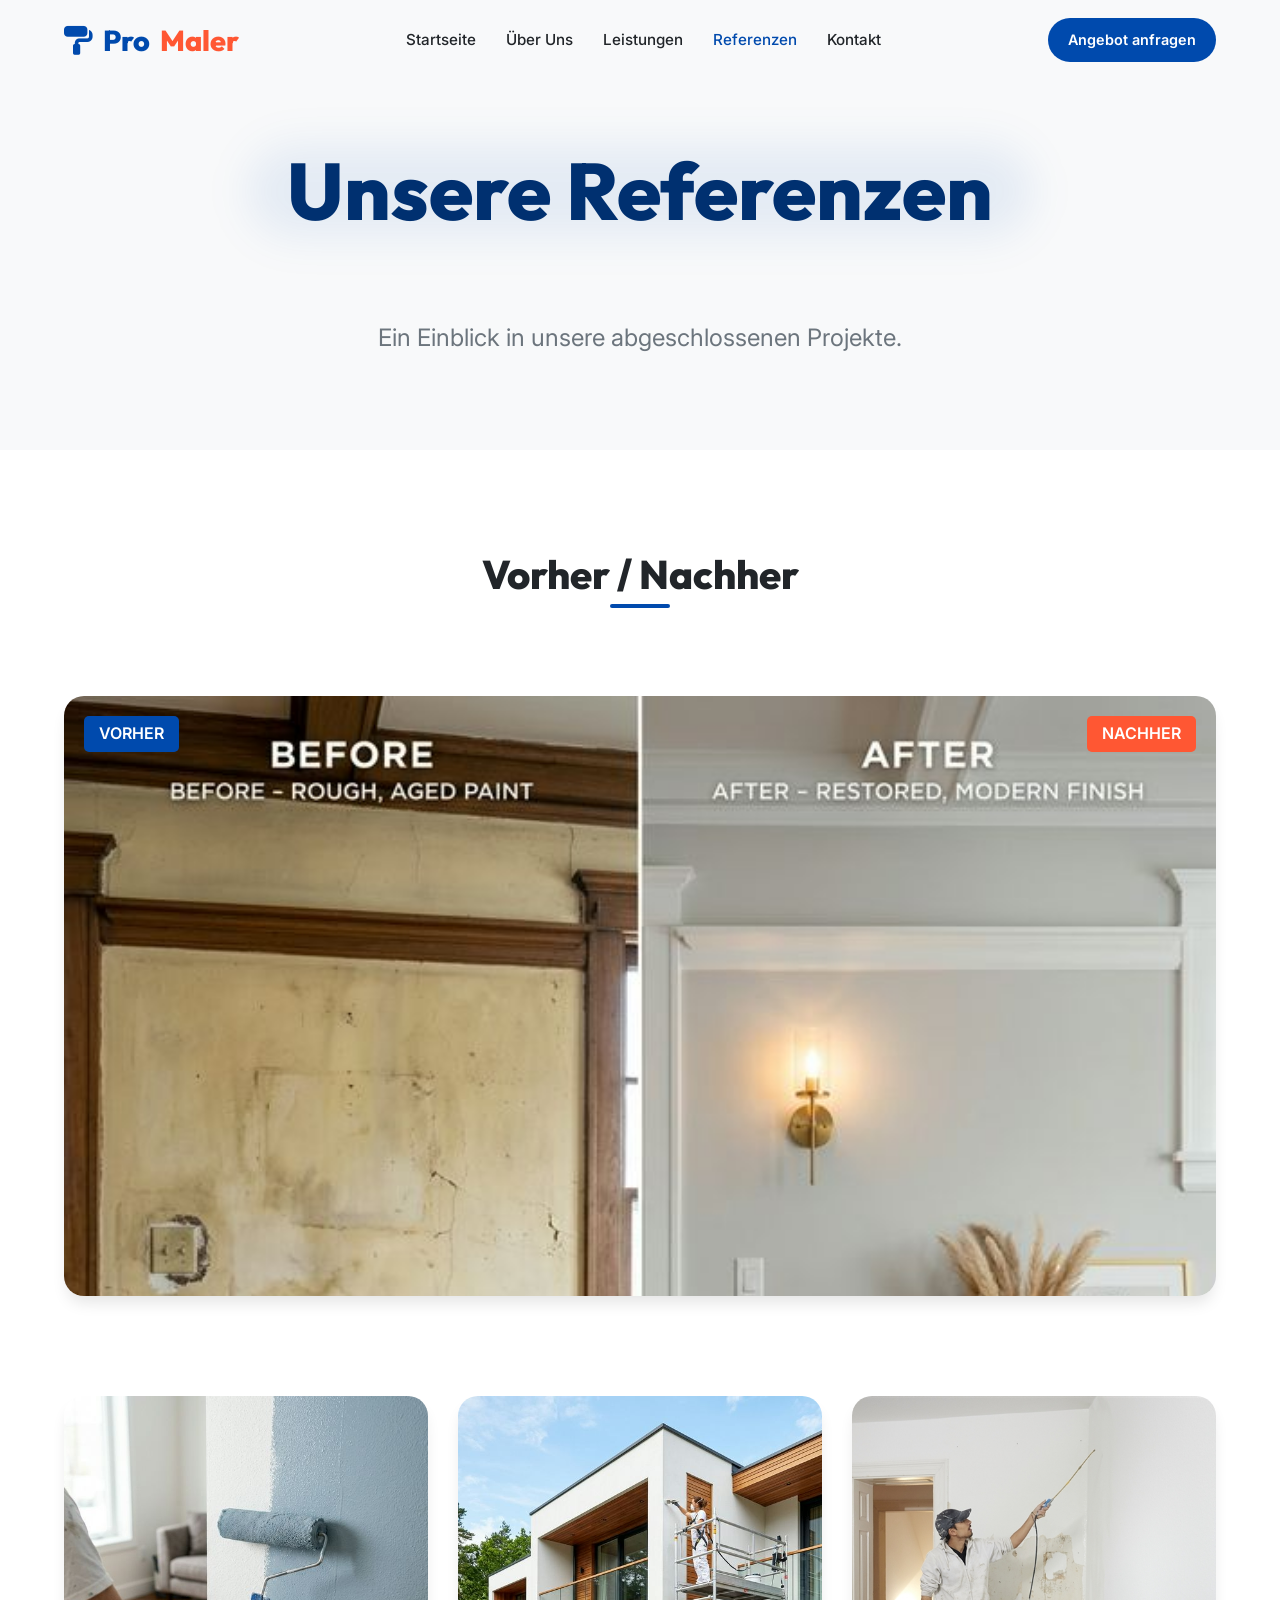
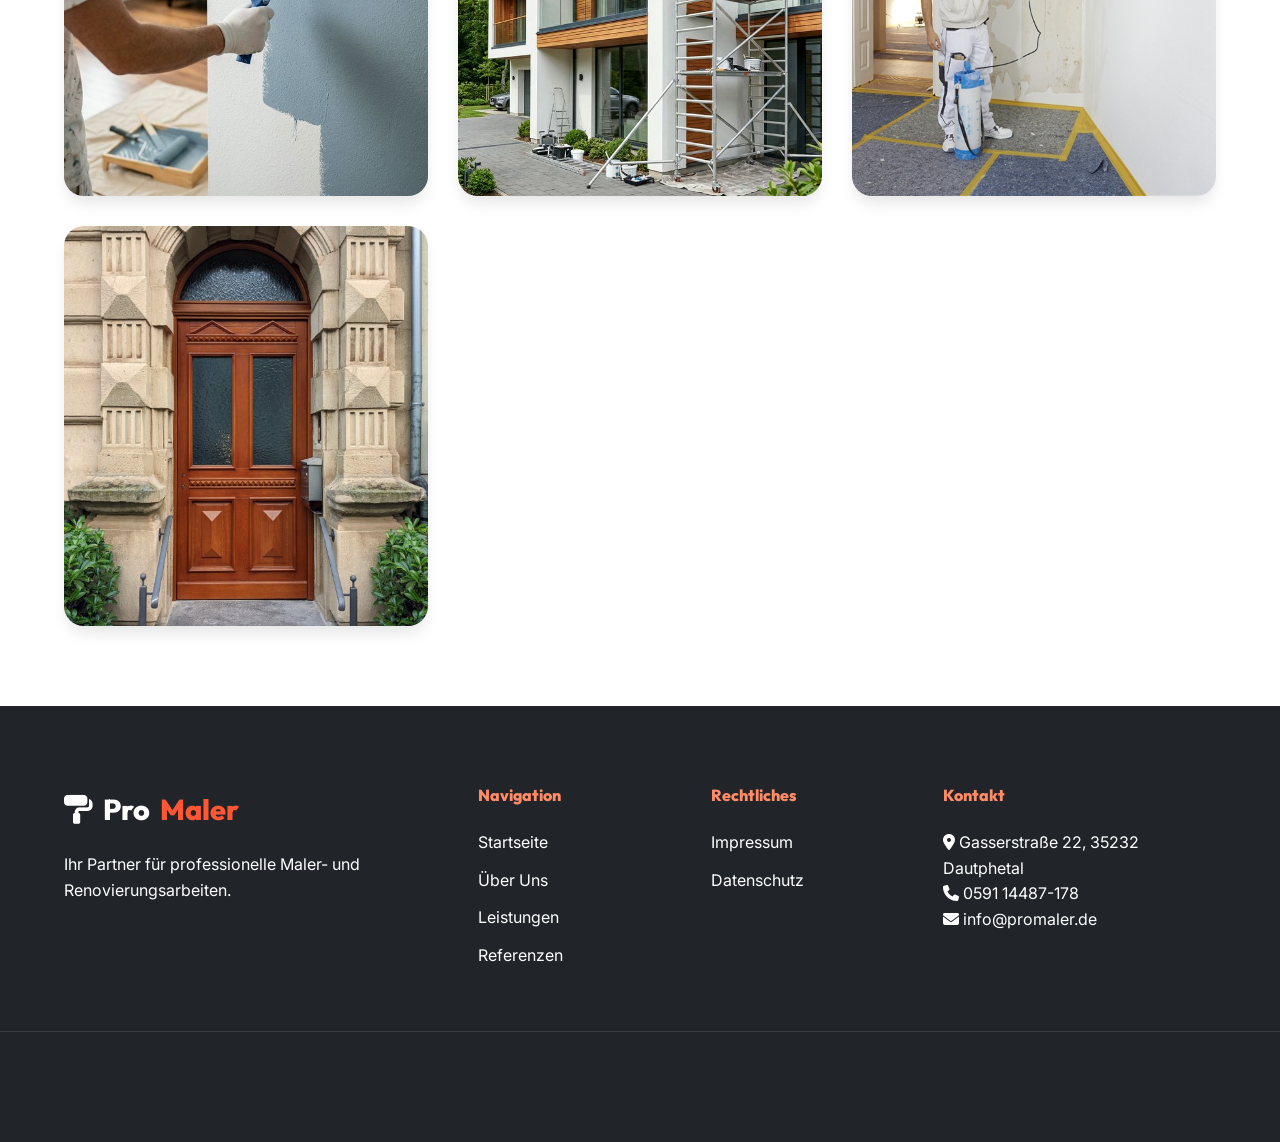
<file: referenzen.html>
<!DOCTYPE html>
<html lang="de">

<head>
    <meta charset="UTF-8">
    <meta name="viewport" content="width=device-width, initial-scale=1.0">
    <title>Referenzen | ProMaler</title>
    <link rel="stylesheet" href="css/style.css">
    <link rel="stylesheet" href="https://cdnjs.cloudflare.com/ajax/libs/font-awesome/6.5.1/css/all.min.css">
    <style>
        .portfolio-grid {
            display: grid;
            grid-template-columns: repeat(auto-fit, minmax(350px, 1fr));
            gap: 30px;
            max-width: var(--container-width);
            margin: 80px auto;
            width: 90%;
        }

        .portfolio-item {
            position: relative;
            border-radius: 20px;
            overflow: hidden;
            box-shadow: var(--shadow-md);
            height: 400px;
        }

        .portfolio-item img {
            width: 100%;
            height: 100%;
            object-fit: cover;
            transition: var(--transition);
        }

        .portfolio-item:hover img {
            transform: scale(1.1);
        }

        .portfolio-overlay {
            position: absolute;
            bottom: 0;
            left: 0;
            width: 100%;
            padding: 30px;
            background: linear-gradient(transparent, rgba(0, 0, 0, 0.8));
            color: white;
            opacity: 0;
            transition: var(--transition);
        }

        .portfolio-item:hover .portfolio-overlay {
            opacity: 1;
        }

        /* Before/After Section */
        .before-after-container {
            max-width: var(--container-width);
            margin: 100px auto;
            width: 90%;
            text-align: center;
        }

        .ba-wrapper {
            position: relative;
            margin-top: 50px;
            border-radius: 20px;
            overflow: hidden;
            box-shadow: var(--shadow-md);
            max-height: 600px;
        }

        .ba-wrapper img {
            width: 100%;
        }

        .ba-label {
            position: absolute;
            top: 20px;
            background: var(--primary);
            color: white;
            padding: 5px 15px;
            border-radius: 5px;
            font-weight: 600;
        }

        .label-left {
            left: 20px;
        }

        .label-right {
            right: 20px;
            background: var(--accent);
        }
    </style>
    <!-- Favicon -->
    <link rel="icon" type="image/png" href="favicon.png">
</head>

<body>
    <header id="main-header">
        <div class="nav-container">
            <a href="index.html" class="logo">
                <i class="fas fa-paint-roller"></i>
                Pro<span>Maler</span>
            </a>
            <nav class="nav-links">
                <a href="index.html">Startseite</a>
                <a href="ueber-uns.html">Über Uns</a>
                <a href="leistungen.html">Leistungen</a>
                <a href="referenzen.html" class="active">Referenzen</a>
                <a href="kontakt.html">Kontakt</a>
            </nav>
            <a href="kontakt.html" class="nav-cta">Angebot anfragen</a>
        </div>
    </header>

    <section class="subpage-hero">
        <div class="hero-content">
            <h1>Unsere Referenzen</h1>
            <p>Ein Einblick in unsere abgeschlossenen Projekte.</p>
        </div>
    </section>

    <section class="before-after-container">
        <h2 class="section-title">Vorher / Nachher</h2>
        <div class="ba-wrapper">
            <img src="images/reference1.png" alt="Vorher Nachher Vergleich">
            <div class="ba-label label-left">VORHER</div>
            <div class="ba-label label-right">NACHHER</div>
        </div>
    </section>

    <section class="portfolio-grid">
        <div class="portfolio-item">
            <img src="images/innenanstrich.png" alt="Modernes Wohnzimmer">
            <div class="portfolio-overlay">
                <h3>Loft Apartment Berlin</h3>
                <p>Exklusiver Innenanstrich in Anthrazit und Weiß.</p>
            </div>
        </div>
        <div class="portfolio-item">
            <img src="images/aussenanstrich.png" alt="Hausfassade Modern">
            <div class="portfolio-overlay">
                <h3>Villa Potsdam</h3>
                <p>Fassadensanierung mit langlebigem Silikat-Anstrich.</p>
            </div>
        </div>
        <div class="portfolio-item">
            <img src="images/dkz_15531_19.png" alt="Designtapete">
            <div class="portfolio-overlay">
                <h3>Büroräume Mitte</h3>
                <p>Kreative Wandgestaltung mit hochwertigen Vliestapeten.</p>
            </div>
        </div>
        <div class="portfolio-item">
            <img src="images/gruenderzeit_haustuer_schledehausen_oberlicht_dekorglas-800x800.png" alt="Lackierte Tür">
            <div class="portfolio-overlay">
                <h3>Altbau-Restaurierung</h3>
                <p>Fachgerechte Lackierung von historischen Türen und Fenstern.</p>
            </div>
        </div>
    </section>

    <footer>
        <div class="footer-container">
            <div class="footer-about">
                <a href="index.html" class="logo" style="color: white; margin-bottom: 20px;">
                    <i class="fas fa-paint-roller"></i>
                    Pro<span style="color: var(--accent);">Maler</span>
                </a>
                <p>Ihr Partner für professionelle Maler- und Renovierungsarbeiten.</p>
            </div>
            <div class="footer-links">
                <h4>Navigation</h4>
                <ul>
                    <li><a href="index.html">Startseite</a></li>
                    <li><a href="ueber-uns.html">Über Uns</a></li>
                    <li><a href="leistungen.html">Leistungen</a></li>
                    <li><a href="referenzen.html">Referenzen</a></li>
                </ul>
            </div>
            <div class="footer-links">
                <h4>Rechtliches</h4>
                <ul>
                    <li><a href="impressum.html">Impressum</a></li>
                    <li><a href="datenschutz.html">Datenschutz</a></li>
                </ul>
            </div>
            <div class="footer-contact">
                <h4>Kontakt</h4>
                <p><i class="fas fa-map-marker-alt"></i> Gasserstraße 22, 35232 Dautphetal</p>
                <p><i class="fas fa-phone"></i> 0591 14487-178</p>
                <p><i class="fas fa-envelope"></i> <a href="mailto:info@webtech-agentur.de" style="color: inherit; text-decoration: none;">info@promaler.de</a></p>
            </div>
        </div>
        <div class="footer-bottom">
            <div class="footer-container" style="flex-direction: row; justify-content: space-between;">
            </div>
        </div>
    </footer>

    <script src="js/script.js"></script>
</body>

</html>
</file>
<file: css/style.css>
/* 
    ProMaler - Main Stylesheet
    Design System for a professional painting company
*/

@import url('https://fonts.googleapis.com/css2?family=Inter:wght@300;400;500;600;700&family=Outfit:wght@600;700;800&display=swap');

:root {
    /* Colors */
    --primary: #004AAD;
    --primary-light: #3371C6;
    --primary-dark: #003070;
    --accent: #FF5733;
    --accent-soft: #FF8C66;
    --bg-light: #F8F9FA;
    --bg-white: #FFFFFF;
    --text-dark: #212529;
    --text-muted: #6C757D;
    --border-color: #E9ECEF;
    
    /* Layout */
    --container-width: 1200px;
    --header-height: 80px;
    --section-padding: 100px 0;
    
    /* Effects */
    --shadow-sm: 0 4px 6px -1px rgba(0,0,0,0.05);
    --shadow-md: 0 10px 15px -3px rgba(0,0,0,0.1);
    --shadow-lg: 0 20px 25px -5px rgba(0,0,0,0.1), 0 10px 10px -5px rgba(0,0,0,0.04);
    --transition: all 0.4s cubic-bezier(0.175, 0.885, 0.32, 1.275);
    --glass-bg: rgba(255, 255, 255, 0.88);
    --glass-blur: blur(12px);
    
    /* Paint Sprinkles */
    --paint-blue: rgba(0, 74, 173, 0.08);
    --paint-orange: rgba(255, 87, 51, 0.08);
}

/* Base Reset */
* {
    margin: 0;
    padding: 0;
    box-sizing: border-box;
}

html {
    scroll-behavior: smooth;
}

body {
    font-family: 'Inter', sans-serif;
    color: var(--text-dark);
    line-height: 1.6;
    background-color: var(--bg-white);
    overflow-x: hidden;
}

h1, h2, h3, h4 {
    font-family: 'Outfit', sans-serif;
    font-weight: 800;
    line-height: 1.2;
}

a {
    text-decoration: none;
    color: inherit;
    transition: var(--transition);
}

ul {
    list-style: none;
}

img {
    max-width: 100%;
    display: block;
}

/* Typography Utilities */
.text-center { text-align: center; }
.section-title {
    font-size: 2.5rem;
    margin-bottom: 3rem;
    position: relative;
    display: inline-block;
}

.section-title::after {
    content: '';
    position: absolute;
    bottom: -10px;
    left: 50%;
    transform: translateX(-50%);
    width: 60px;
    height: 4px;
    background: var(--primary);
    border-radius: 2px;
}

/* Paint Specific Effects */
.paint-splash-container {
    position: absolute;
    top: 0;
    left: 0;
    width: 100%;
    height: 100%;
    overflow: hidden;
    z-index: -1;
    pointer-events: none;
}

.splash {
    position: absolute;
    width: 300px;
    height: 300px;
    background: radial-gradient(circle at center, var(--paint-blue) 0%, transparent 70%);
    filter: blur(40px);
}

.splash-1 { top: 10%; left: -100px; }
.splash-2 { bottom: 10%; right: -100px; width: 400px; height: 400px; background: radial-gradient(circle at center, var(--paint-orange) 0%, transparent 70%); }

.brush-stroke {
    position: relative;
    display: inline-block;
    z-index: 1;
}

.brush-stroke::before {
    content: '';
    position: absolute;
    bottom: -2px;
    left: -5%;
    width: 110%;
    height: 12px;
    background: var(--accent-soft);
    z-index: -1;
    opacity: 0.4;
    transform: rotate(-1deg);
    border-radius: 100% 20% 50% 10% / 50% 10% 20% 50%;
    transition: var(--transition);
}

.brush-stroke:hover::before {
    height: 15px;
    opacity: 0.6;
    transform: rotate(0deg) scaleX(1.1);
}

.paint-dot {
    position: absolute;
    width: 8px;
    height: 8px;
    background: var(--primary);
    border-radius: 50%;
    opacity: 0.3;
}

/* Header */
header {
    height: var(--header-height);
    position: fixed;
    top: 0;
    left: 0;
    width: 100%;
    z-index: 1000;
    display: flex;
    align-items: center;
    transition: var(--transition);
}

header.sticky {
    background: var(--glass-bg);
    backdrop-filter: var(--glass-blur);
    box-shadow: var(--shadow-sm);
    height: 70px;
}

.nav-container {
    max-width: var(--container-width);
    margin: 0 auto;
    width: 90%;
    display: flex;
    justify-content: space-between;
    align-items: center;
}

.container {
    max-width: var(--container-width);
    margin: 0 auto;
    width: 90%;
}

.logo {
    font-family: 'Outfit', sans-serif;
    font-size: 1.8rem;
    font-weight: 800;
    color: var(--primary);
    display: flex;
    align-items: center;
    gap: 10px;
}

.logo span {
    color: var(--accent);
}

.nav-links {
    display: flex;
    gap: 30px;
}

.nav-links a {
    font-weight: 500;
    font-size: 0.95rem;
}

.nav-links a:hover, .nav-links a.active {
    color: var(--primary);
}

.nav-cta {
    background: var(--primary);
    color: white;
    padding: 10px 20px;
    border-radius: 50px;
    font-weight: 600;
    font-size: 0.9rem;
}

.nav-cta:hover {
    background: var(--primary-dark);
    transform: translateY(-2px);
}

/* Hero Section */
.hero {
    height: 100vh;
    display: flex;
    align-items: center;
    position: relative;
    padding-top: var(--header-height);
    background: linear-gradient(rgba(255,255,255,0.8), rgba(255,255,255,0.8)), url('../images/hero.png');
    background-size: cover;
    background-position: center;
}

.hero-content {
    max-width: var(--container-width);
    margin: 0 auto;
    width: 90%;
    display: flex;
    justify-content: space-between;
    align-items: center;
    gap: 50px;
}

.hero-text {
    flex: 1;
    max-width: 600px;
}

.hero-illustration {
    flex: 1;
    display: flex;
    justify-content: center;
    animation: floating 3s ease-in-out infinite;
}

.hero-illustration img {
    max-width: 450px;
    filter: drop-shadow(0 20px 40px rgba(0,0,0,0.1));
}

@keyframes floating {
    0% { transform: translateY(0px); }
    50% { transform: translateY(-20px); }
    100% { transform: translateY(0px); }
}

/* Subpage Hero Standard Style */
.subpage-hero {
    background: var(--bg-light);
    min-height: 50vh;
    display: flex;
    align-items: center;
    justify-content: center;
    text-align: center;
    padding: 120px 0 80px;
    position: relative;
    overflow: hidden;
}

.subpage-hero .hero-content {
    flex-direction: column;
}

.subpage-hero h1 {
    font-size: 5rem;
    color: var(--primary-dark);
    margin-bottom: 20px;
    position: relative;
    z-index: 1;
    display: inline-block;
    padding: 10px 40px;
}

/* Colored background behind the heading */
.subpage-hero h1::before {
    content: '';
    position: absolute;
    top: 50%;
    left: 50%;
    transform: translate(-50%, -50%);
    width: 100%;
    height: 80%;
    background: var(--paint-blue);
    z-index: -1;
    border-radius: 100px;
    filter: blur(20px);
}

.subpage-hero p {
    font-size: 1.5rem;
    color: var(--text-muted);
    max-width: 800px;
    margin: 0 auto;
}

@media (max-width: 768px) {
    .subpage-hero h1 { font-size: 3rem; padding: 10px 20px; }
    .subpage-hero p { font-size: 1.1rem; }
}

.hero h1 {
    font-size: 4rem;
    margin-bottom: 1.5rem;
    color: var(--primary-dark);
}

.hero p {
    font-size: 1.2rem;
    color: var(--text-muted);
    margin-bottom: 2.5rem;
}

.hero-btns {
    display: flex;
    gap: 20px;
}

.btn {
    padding: 15px 35px;
    border-radius: 50px;
    font-weight: 600;
    cursor: pointer;
    transition: var(--transition);
    display: inline-block;
}

.btn-primary {
    background: var(--primary);
    color: white;
}

.btn-primary:hover {
    background: var(--primary-dark);
    transform: translateY(-3px);
    box-shadow: 0 10px 20px rgba(0,74,173,0.2);
}

.btn-secondary {
    background: white;
    color: var(--primary);
    border: 2px solid var(--primary);
}

.btn-secondary:hover {
    background: var(--primary);
    color: white;
    transform: translateY(-3px);
}

/* Stats/Preview Cards */
.services-preview {
    padding: var(--section-padding);
}

.preview-grid {
    display: grid;
    grid-template-columns: repeat(3, 1fr);
    gap: 30px;
    max-width: var(--container-width);
    margin: 0 auto;
    width: 90%;
}

.preview-card {
    background: var(--bg-white);
    padding: 40px;
    border-radius: 20px;
    box-shadow: var(--shadow-md);
    transition: var(--transition);
    border: 1px solid var(--border-color);
    text-align: center;
}

.preview-card:hover {
    transform: translateY(-10px);
    border-color: var(--primary-light);
}

.preview-card i {
    font-size: 2.5rem;
    color: var(--primary);
    margin-bottom: 1.5rem;
}

.preview-card h3 {
    margin-bottom: 1rem;
    font-size: 1.5rem;
}

/* Footer */
footer {
    background: var(--text-dark);
    color: white;
    padding: 80px 0 30px;
}

.footer-container {
    max-width: var(--container-width);
    margin: 0 auto;
    width: 90%;
    display: grid;
    grid-template-columns: 2fr 1fr 1fr 1.5fr;
    gap: 50px;
    margin-bottom: 50px;
}

.footer-about h3 { color: white; margin-bottom: 20px; }
.footer-links h4, .footer-contact h4 { margin-bottom: 25px; color: var(--accent-soft); }
.footer-links ul li { margin-bottom: 12px; }
.footer-links a:hover { color: var(--accent-soft); }

.footer-bottom {
    border-top: 1px solid rgba(255,255,255,0.1);
    padding-top: 30px;
    display: flex;
    justify-content: space-between;
    align-items: center;
}

/* Responsive */
@media (max-width: 1024px) {
    .preview-grid { grid-template-columns: repeat(2, 1fr); }
    .footer-container { grid-template-columns: repeat(2, 1fr); }
    .hero h1 { font-size: 3rem; }
}

/* Mobile Menu Toggle */
.menu-toggle {
    display: none !important;
    font-size: 1.5rem;
    cursor: pointer;
    color: var(--primary);
}
@media (max-width: 992px) {
    .menu-toggle { display: block !important; }
}

@media (max-width: 992px) {
    .about-grid {
        grid-template-columns: 1fr;
        gap: 40px;
        text-align: center;
    }
    
    .about-image {
        order: -1;
    }
    .hero-content {
        flex-direction: column;
        text-align: center;
        gap: 30px;
    }
    
    .hero-text {
        max-width: 100%;
    }
    
    .hero-illustration {
        order: -1;
        margin-top: 100px !important;
        margin-bottom: 20px;
    }
    
    .hero-illustration img {
        max-width: 300px;
    }

    .hero h1 {
        font-size: 2.5rem;
    }

    .hero {
        height: auto !important;
        min-height: 100vh;
        padding-top: 80px !important;
        padding-bottom: 60px;
        display: block !important;
    }

    .hero-content {
        display: flex;
        flex-direction: column;
        align-items: center;
    }
}
@media (max-width: 768px) {
    .about-grid {
        display: flex !important;
        flex-direction: column !important;
        text-align: center !important;
        gap: 20px !important;
    }
    
    .about-text {
        order: 1 !important;
    }
    
    .about-image {
        order: 2 !important;
        margin-top: 15px !important;
    }
    
    .about-image img {
        width: 100% !important;
    }
    
    .about-text p {
        font-size: 16px !important;
    }
}

@media (max-width: 768px) {
    .menu-toggle { display: block; }
    
    /* Global grid stacking */
    .services-grid, .portfolio-grid, .preview-grid, .values-grid {
        grid-template-columns: 1fr !important;
    }
    
    /* Ensure no horizontal overflow */
    .contact-grid {
        grid-template-columns: 1fr !important;
        gap: 40px;
    }
    
    .nav-links {
        display: flex;
        flex-direction: column;
        position: fixed;
        top: var(--header-height);
        right: -100%;
        width: 100%;
        background: var(--bg-white);
        padding: 40px;
        transition: var(--transition);
        box-shadow: var(--shadow-md);
        text-align: center;
        gap: 20px;
    }

    .nav-links.active {
        right: 0;
    }

    .nav-cta { display: none; }
}

/* Tablet specific grid for Services */
@media (min-width: 769px) and (max-width: 1024px) {
    .services-grid {
        grid-template-columns: repeat(2, 1fr) !important;
    }
}
/* ==========================================================================
   FINAL RESPONSIVE FIXES (Force Overrides)
   ========================================================================== */

@media (max-width: 992px) {
    .hero {
        height: auto !important;
        min-height: calc(100vh - 80px) !important;
        padding-top: 140px !important; /* Huge padding to clear header */
        padding-bottom: 60px;
        display: block !important;
        position: relative !important;
    }

    .hero-content {
        display: flex !important;
        flex-direction: column !important;
        align-items: center !important;
        gap: 40px !important;
    }

    .hero-illustration {
        order: -1 !important;
        margin-top: 0 !important;
        margin-bottom: 30px !important;
        background: none !important; /* Explicitly remove any field */
    }
    
    .hero h1 {
        font-size: 2.5rem !important;
        line-height: 1.2;
    }

    .hero-illustration img {
        max-width: 280px !important;
        margin: 0 auto !important;
    }
}
</file>
